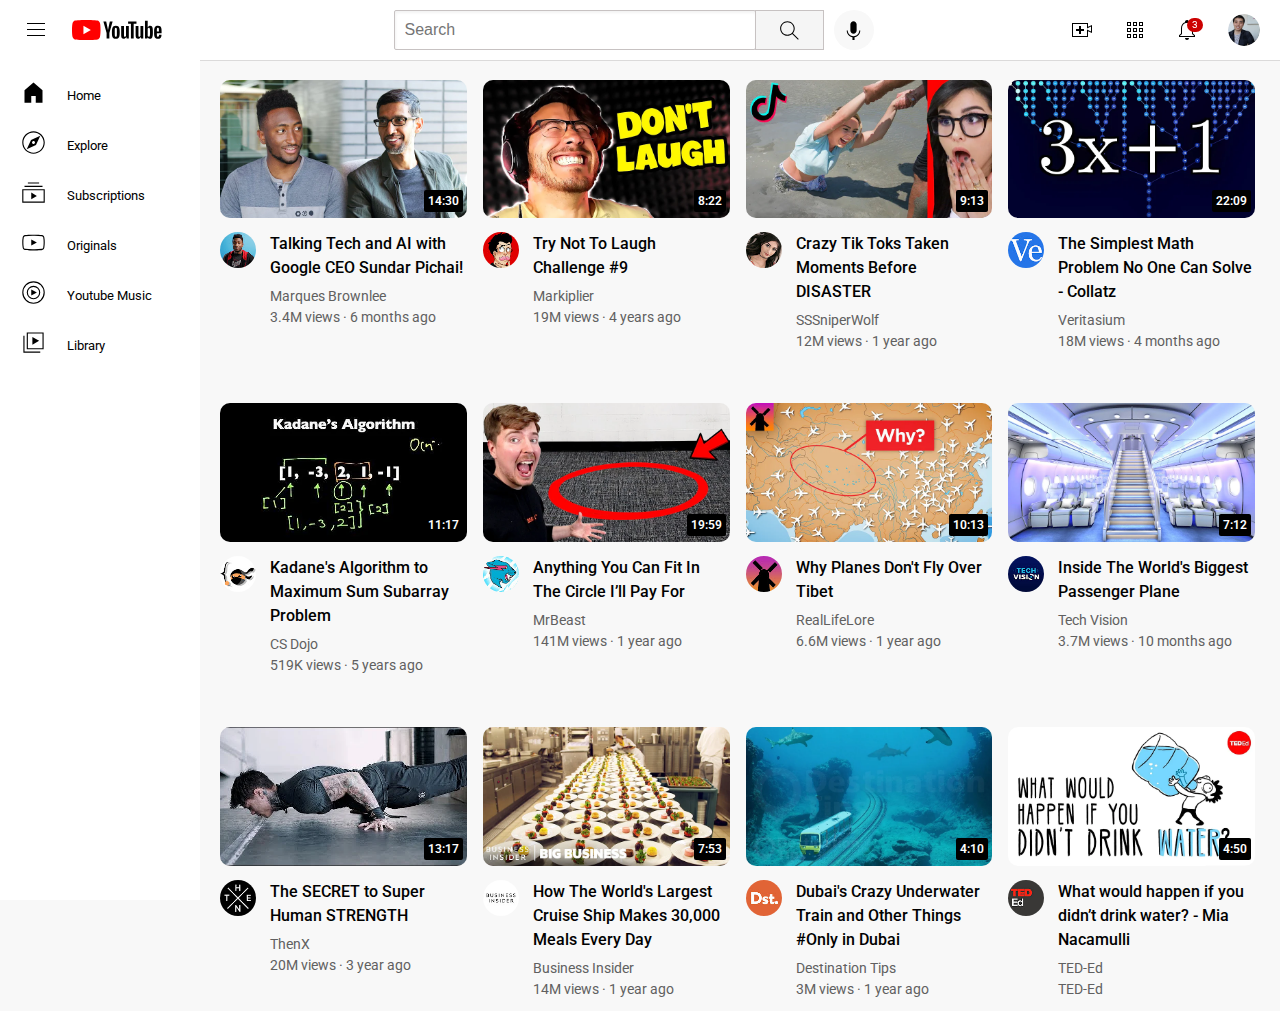
<file: index.html>
<!DOCTYPE html>
<html>
    <head>
        <title>youtube.com</title>
        <link rel="stylesheet" href="styles/video grid.css">
        <link rel="stylesheet" href="styles/header flexbox.css">
        <link rel="stylesheet" href="styles/general.css">
        <link rel="stylesheet" href="styles/sidebar.css">
        <link rel="preconnect" href="https://fonts.googleapis.com">
<link rel="preconnect" href="https://fonts.gstatic.com" crossorigin>
<link href="https://fonts.googleapis.com/css2?family=Roboto:ital,wght@0,100;0,300;0,400;0,500;0,700;0,900;1,100;1,300;1,400;1,500;1,700;1,900&display=swap" rel="stylesheet">
    </head>

    <body>
        
        <header class="header">

            <div class="left-section">
                <img src="Iconss/hamburger-menu.svg" class="hamburger-menu">
                <img src="Iconss/youtube-logo.svg" class="youtube-logo">
            </div>

            <div class="middle-section">
                    <input type="text" placeholder="Search" class="searchbox">
                    <button class="search-button">
                        <img src="Iconss/search.svg" class="search-image">
                        <div class="tool-kit">search</div>
                    </button>
                    <button class="voice-button">
                        <img src="Iconss/voice-search-icon.svg" class="voice-image">
                        <div class="tool-kit">voice search</div>
                    </button>
            </div>

            <div class="right-section">
                <div class="upload-button">
                    <img src="Iconss/upload.svg" class="upload">
                    <div class="tool-kit">upload</div>
                </div>
                
                <div class="app-button">
                    <img src="Iconss/youtube-apps.svg" class="apps">
                    <div class="tool-kit"> youtube apps</div>
                </div>
                
                <div class="notification-number">
                    <img src="Iconss/notifications.svg" class="notifications">
                    <div class="number">3</div>
                    <div class="tool-kit">notification</div>
                </div>
                
                <img src="Iconss/my-channel.jpeg" class="my-channel">
            </div>

        </header>

        <nav class="sidebar">
            <div class="sidebar-boxes">
                <img src="Iconss/home.svg">
                <div>Home</div>
            </div>
            
            <div class="sidebar-boxes">
                <img src="Iconss/explore.svg" >
                <div>Explore</div>
            </div>
            
            <div class="sidebar-boxes">
                 <img src="Iconss/subscriptions.svg">
                <div>Subscriptions</div>
            </div>
           
            <div class="sidebar-boxes">
                <img src="Iconss/originals.svg">
                <div>Originals</div>
            </div>

            <div class="sidebar-boxes">
                <img src="Iconss/youtube-music.svg">
                <div>Youtube Music</div>
            </div>
            
            <div class="sidebar-boxes">
                <img src="Iconss/library.svg">
                <div>Library</div>
            </div>
            
            

        </nav>
        <main>
             <section class="video-grid">

        <dev>
            <dev class="relative">
                <a href="https://www.youtube.com/watch?v=n2RNcPRtAiY"> <img  src="channel pfp and thumbnail/thumbnail-1.webp" class="thumbnail1" href="https://www.youtube.com/watch?v=n2RNcPRtAiY"></a>
                 <dev class="timestamp">14:30</dev>
            </dev>
            <dev class="pfpandinfo">
                <dev //inline class="pfp">
                    <dev>
                        <a href="https://www.youtube.com/c/mkbhd"><img src="channel pfp and thumbnail/channel-1.jpeg" class="pfp"></a>
                        <dev class="pfp-info">
                            <img src="channel pfp and thumbnail/channel-1.jpeg" class="pfp-info-img">
                            <dev class="pfp-info-para1">Marquess Brownlee 30M subscriber</dev>
                        </dev>
                    </dev>
                </dev>
                <dev class="inline-para"><p class="para1">Talking Tech and AI with Google CEO Sundar Pichai!</p>
                    <p class="para2">Marques Brownlee</p>
                    <p class="para3">3.4M views &#183 6 months ago</p> </dev>
            </dev>
        </dev>


        <dev class="inline-dev">
            <dev class="relative">
             <a href="https://www.youtube.com/watch?v=mP0RAo9SKZk">    <img  src="channel pfp and thumbnail/thumbnail-2.webp" class="thumbnail1"></a>
                 <dev class="timestamp">8:22</dev>
            </dev>
            <dev class="pfpandinfo">
                <dev //inline class="pfp">
                    <a href="https://www.youtube.com/c/markiplier"><img src="channel pfp and thumbnail/channel-2.jpeg" class="pfp"></a>
                    <dev class="pfp-info">
                        <img src="channel pfp and thumbnail/channel-2.jpeg" class="pfp-info-img">
                        <dev class="pfp-info-para1">Markiplier 19M subscriber</dev>
                    </dev>
                </dev>
                <dev class="inline-para"><p class="para1">Try Not To Laugh Challenge #9</p>
                    <p class="para2">Markiplier</p>
                    <p class="para3">19M views · 4 years ago</p> </dev>
            </dev>
        </dev>
         
        <dev class="inline-dev">
            <dev class="relative">
                <a href="https://www.youtube.com/watch?v=FgjPQQeTh1w"> <img  src="channel pfp and thumbnail/thumbnail-3.webp" class="thumbnail1"></a> 
                 <dev class="timestamp">9:13</dev>
            </dev>
            <dev class="pfpandinfo">
                <dev //inline class="pfp"><a href="https://www.youtube.com/user/SSSniperWolf"><img src="channel pfp and thumbnail/channel-3.jpeg" class="pfp"></a></dev>
                <dev class="inline-para"><p class="para1">
                    Crazy Tik Toks Taken Moments Before DISASTER</p>
                    <p class="para2">SSSniperWolf</p>
                    <p class="para3">12M views · 1 year ago</p> </dev>
            </dev>
        </dev>

        <dev class="inline-dev">
            <dev class="relative">
                <a href="https://www.youtube.com/watch?v=094y1Z2wpJg"><img  src="channel pfp and thumbnail/thumbnail-4.webp" class="thumbnail1"></a> 
                 <dev class="timestamp">22:09</dev>
            </dev>
            <dev class="pfpandinfo">
                <dev //inline class="pfp"><a href="https://www.youtube.com/c/veritasium"><img src="channel pfp and thumbnail/channel-4.jpeg" class="pfp"></a></dev>
                <dev class="inline-para"><p class="para1">
                    The Simplest Math Problem No One Can Solve - Collatz</p>
                    <p class="para2">Veritasium</p>
                    <p class="para3">18M views · 4 months ago</p> </dev>
            </dev>
        </dev>

        <dev class="inline-dev">
            <dev class="relative">
                <a href="https://www.youtube.com/watch?v=86CQq3pKSUw"><img  src="channel pfp and thumbnail/thumbnail-5.webp" class="thumbnail1"></a> 
                 <dev class="timestamp">11:17</dev>
            </dev>
            <dev class="pfpandinfo">
                <dev //inline class="pfp"> <a href="https://www.youtube.com/c/CSDojo"><img src="channel pfp and thumbnail/channel-5.jpeg" class="pfp"></a></dev>
                <dev class="inline-para"><p class="para1">
                    Kadane's Algorithm to Maximum Sum Subarray Problem</p>
                    <p class="para2">CS Dojo</p>
                    <p class="para3">519K views · 5 years ago</p> </dev>
            </dev>
        </dev>

        <dev class="inline-dev">
            <dev class="relative">
                <a href="https://www.youtube.com/watch?v=yXWw0_UfSFg"><img  src="channel pfp and thumbnail/thumbnail-6.webp" class="thumbnail1"></a> 
                 <dev class="timestamp">19:59</dev>
            </dev>
            <dev class="pfpandinfo">
                <dev //inline class="pfp"><a href="https://www.youtube.com/channel/UCX6OQ3DkcsbYNE6H8uQQuVA"><img src="channel pfp and thumbnail/channel-6.jpeg" class="pfp"></a></dev>
                <dev class="inline-para"><p class="para1">Anything You Can Fit In The Circle I’ll Pay For</p>
                    <p class="para2">MrBeast</p>
                    <p class="para3">141M views · 1 year ago</p> </dev>
            </dev>
        </dev>

        <dev class="inline-dev">
            <dev class="relative">
                <a href="https://www.youtube.com/watch?v=fNVa1qMbF9Y"><img  src="channel pfp and thumbnail/thumbnail-7.webp" class="thumbnail1"></a> 
                 <dev class="timestamp">10:13</dev>
            </dev>
            <dev class="pfpandinfo">
                <dev //inline class="pfp"><a href="https://www.youtube.com/channel/UCP5tjEmvPItGyLhmjdwP7Ww"><img src="channel pfp and thumbnail/channel-7.jpeg" class="pfp"></a></dev>
                <dev class="inline-para"><p class="para1">
                    Why Planes Don't Fly Over Tibet</p>
                    <p class="para2">RealLifeLore</p>
                    <p class="para3">6.6M views · 1 year ago</p> </dev>
            </dev>
        </dev>

        <dev class="inline-dev">
            <dev class="relative">
                 <a href="https://www.youtube.com/watch?v=lFm4EM1juls"><img  src="channel pfp and thumbnail/thumbnail-8.webp" class="thumbnail1"></a>
                 <dev class="timestamp">7:12</dev>
            </dev>
            <dev class="pfpandinfo">
                <dev //inline class="pfp"><a href="https://www.youtube.com/channel/UCHAK6CyegY22Zj2GWrcaIxg"><img src="channel pfp and thumbnail/channel-8.jpeg" class="pfp"></a></dev>
                <dev class="inline-para"><p class="para1">
                    Inside The World's Biggest Passenger Plane</p>
                    <p class="para2">Tech Vision</p>
                    <p class="para3">3.7M views · 10 months ago</p> </dev>
            </dev>
        </dev>

        <dev class="inline-dev">
            <dev class="relative">
               <a href="https://www.youtube.com/watch?v=ixmxOlcrlUc">  <img  src="channel pfp and thumbnail/thumbnail-9.webp" class="thumbnail1"></a>
                 <dev class="timestamp">13:17</dev>
            </dev>
            <dev class="pfpandinfo">
                <dev //inline class="pfp"><a href="https://www.youtube.com/c/OFFICIALTHENXSTUDIOS"><img src="channel pfp and thumbnail/channel-9.jpeg" class="pfp"></a></dev>
                <dev class="inline-para"><p class="para1">
                    The SECRET to Super Human STRENGTH</p>
                    <p class="para2">ThenX</p>
                    <p class="para3">20M views · 3 year ago</p> </dev>
            </dev>
        </dev>

        <dev class="inline-dev">
            <dev class="relative">
                <a href="https://www.youtube.com/watch?v=R2vXbFp5C9o"> <img  src="channel pfp and thumbnail/thumbnail-10.webp" class="thumbnail1"></a>
                 <dev class="timestamp">7:53</dev>
            </dev>
            <dev class="pfpandinfo">
                <dev //inline class="pfp"><a href="https://www.youtube.com/user/businessinsider"><img src="channel pfp and thumbnail/channel-10.jpeg" class="pfp"></a></dev>
                <dev class="inline-para"><p class="para1">
                    How The World's Largest Cruise Ship Makes 30,000 Meals Every Day</p>
                    <p class="para2">Business Insider</p>
                    <p class="para3">14M views · 1 year ago</p> </dev>
            </dev>
        </dev>

        <dev class="inline-dev">
            <dev class="relative">
                  <a href="https://www.youtube.com/watch?v=0nZuYyXET3s"><img  src="channel pfp and thumbnail/thumbnail-11.webp" class="thumbnail1"></a>
                 <dev class="timestamp">4:10</dev>
            </dev>
            <dev class="pfpandinfo">
                <dev //inline class="pfp"><a href="https://www.youtube.com/c/Destinationtips"><img src="channel pfp and thumbnail/channel-11.jpeg" class="pfp"></a></dev>
                <dev class="inline-para"><p class="para1">Dubai's Crazy Underwater Train and Other Things #Only in Dubai</p>
                    <p class="para2">Destination Tips</p>
                    <p class="para3">3M views · 1 year ago</p> </dev>
            </dev>
        </dev>

        <dev class="inline-dev">
            <dev class="relative">
               <a href="https://www.youtube.com/watch?v=9iMGFqMmUFs">  <img  src="channel pfp and thumbnail/thumbnail-12.webp" class="thumbnail1"></a>
                 <dev class="timestamp">4:50</dev>
            </dev>
            <dev class="pfpandinfo">
                <dev //inline class="pfp"><a href="https://www.youtube.com/teded"><img src="channel pfp and thumbnail/channel-12.jpeg" class="pfp"></a></dev>
                <dev class="inline-para"><p class="para1">
                    What would happen if you didn’t drink water? - Mia Nacamulli</p>
                    <p class="para2">TED-Ed</p>
                    <p class="para3">TED-Ed</p> </dev>
            </dev>
        </dev>


    </section>
</main>
   
<!--hello my name is vansh nagar aur sab badiya-->
<!---->
    </body>
</html>
</file>
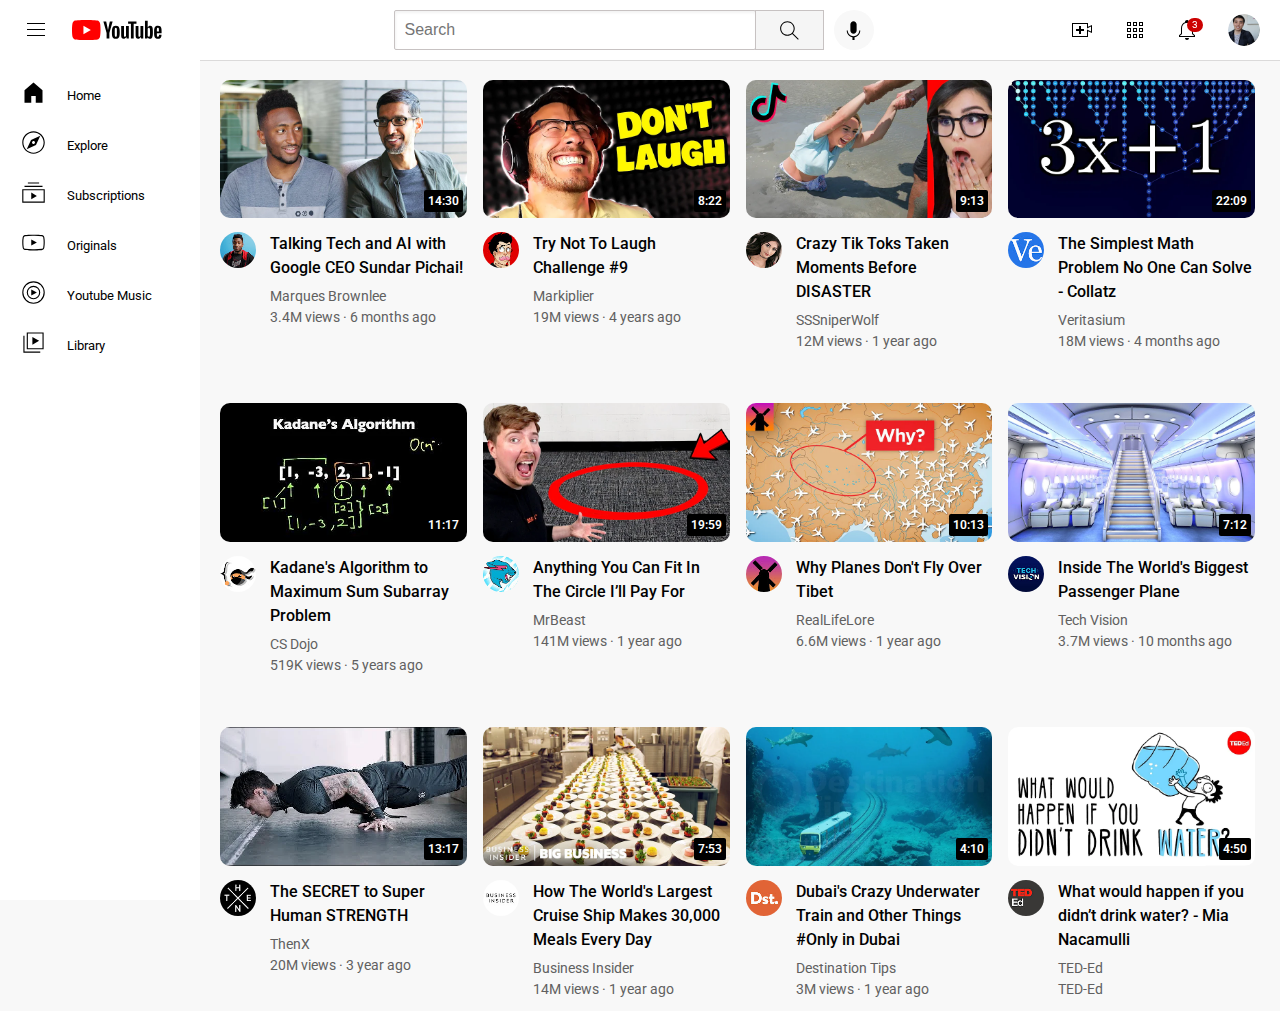
<file: yt.html>
<!DOCTYPE html>
<html>
    <head>
        <title>youtube.com</title>
        <link rel="stylesheet" href="styles/video grid.css">
        <link rel="stylesheet" href="styles/header flexbox.css">
        <link rel="stylesheet" href="styles/general.css">
        <link rel="stylesheet" href="styles/sidebar.css">
        <link rel="preconnect" href="https://fonts.googleapis.com">
<link rel="preconnect" href="https://fonts.gstatic.com" crossorigin>
<link href="https://fonts.googleapis.com/css2?family=Roboto:ital,wght@0,100;0,300;0,400;0,500;0,700;0,900;1,100;1,300;1,400;1,500;1,700;1,900&display=swap" rel="stylesheet">
    </head>

    <body>
        
        <header class="header">

            <div class="left-section">
                <img src="Iconss/hamburger-menu.svg" class="hamburger-menu">
                <img src="Iconss/youtube-logo.svg" class="youtube-logo">
            </div>

            <div class="middle-section">
                    <input type="text" placeholder="Search" class="searchbox">
                    <button class="search-button">
                        <img src="Iconss/search.svg" class="search-image">
                        <div class="tool-kit">search</div>
                    </button>
                    <button class="voice-button">
                        <img src="Iconss/voice-search-icon.svg" class="voice-image">
                        <div class="tool-kit">voice search</div>
                    </button>
            </div>

            <div class="right-section">
                <div class="upload-button">
                    <img src="Iconss/upload.svg" class="upload">
                    <div class="tool-kit">upload</div>
                </div>
                
                <div class="app-button">
                    <img src="Iconss/youtube-apps.svg" class="apps">
                    <div class="tool-kit"> youtube apps</div>
                </div>
                
                <div class="notification-number">
                    <img src="Iconss/notifications.svg" class="notifications">
                    <div class="number">3</div>
                    <div class="tool-kit">notification</div>
                </div>
                
                <img src="Iconss/my-channel.jpeg" class="my-channel">
            </div>

        </header>

        <nav class="sidebar">
            <div class="sidebar-boxes">
                <img src="Iconss/home.svg">
                <div>Home</div>
            </div>
            
            <div class="sidebar-boxes">
                <img src="Iconss/explore.svg" >
                <div>Explore</div>
            </div>
            
            <div class="sidebar-boxes">
                 <img src="Iconss/subscriptions.svg">
                <div>Subscriptions</div>
            </div>
           
            <div class="sidebar-boxes">
                <img src="Iconss/originals.svg">
                <div>Originals</div>
            </div>

            <div class="sidebar-boxes">
                <img src="Iconss/youtube-music.svg">
                <div>Youtube Music</div>
            </div>
            
            <div class="sidebar-boxes">
                <img src="Iconss/library.svg">
                <div>Library</div>
            </div>
            
            

        </nav>
        <main>
             <section class="video-grid">

        <dev>
            <dev class="relative">
                <a href="https://www.youtube.com/watch?v=n2RNcPRtAiY"> <img  src="channel pfp and thumbnail/thumbnail-1.webp" class="thumbnail1" href="https://www.youtube.com/watch?v=n2RNcPRtAiY"></a>
                 <dev class="timestamp">14:30</dev>
            </dev>
            <dev class="pfpandinfo">
                <dev //inline class="pfp">
                    <dev>
                        <a href="https://www.youtube.com/c/mkbhd"><img src="channel pfp and thumbnail/channel-1.jpeg" class="pfp"></a>
                        <dev class="pfp-info">
                            <img src="channel pfp and thumbnail/channel-1.jpeg" class="pfp-info-img">
                            <dev class="pfp-info-para1">Marquess Brownlee 30M subscriber</dev>
                        </dev>
                    </dev>
                </dev>
                <dev class="inline-para"><p class="para1">Talking Tech and AI with Google CEO Sundar Pichai!</p>
                    <p class="para2">Marques Brownlee</p>
                    <p class="para3">3.4M views &#183 6 months ago</p> </dev>
            </dev>
        </dev>


        <dev class="inline-dev">
            <dev class="relative">
             <a href="https://www.youtube.com/watch?v=mP0RAo9SKZk">    <img  src="channel pfp and thumbnail/thumbnail-2.webp" class="thumbnail1"></a>
                 <dev class="timestamp">8:22</dev>
            </dev>
            <dev class="pfpandinfo">
                <dev //inline class="pfp">
                    <a href="https://www.youtube.com/c/markiplier"><img src="channel pfp and thumbnail/channel-2.jpeg" class="pfp"></a>
                    <dev class="pfp-info">
                        <img src="channel pfp and thumbnail/channel-2.jpeg" class="pfp-info-img">
                        <dev class="pfp-info-para1">Markiplier 19M subscriber</dev>
                    </dev>
                </dev>
                <dev class="inline-para"><p class="para1">Try Not To Laugh Challenge #9</p>
                    <p class="para2">Markiplier</p>
                    <p class="para3">19M views · 4 years ago</p> </dev>
            </dev>
        </dev>
         
        <dev class="inline-dev">
            <dev class="relative">
                <a href="https://www.youtube.com/watch?v=FgjPQQeTh1w"> <img  src="channel pfp and thumbnail/thumbnail-3.webp" class="thumbnail1"></a> 
                 <dev class="timestamp">9:13</dev>
            </dev>
            <dev class="pfpandinfo">
                <dev //inline class="pfp"><a href="https://www.youtube.com/user/SSSniperWolf"><img src="channel pfp and thumbnail/channel-3.jpeg" class="pfp"></a></dev>
                <dev class="inline-para"><p class="para1">
                    Crazy Tik Toks Taken Moments Before DISASTER</p>
                    <p class="para2">SSSniperWolf</p>
                    <p class="para3">12M views · 1 year ago</p> </dev>
            </dev>
        </dev>

        <dev class="inline-dev">
            <dev class="relative">
                <a href="https://www.youtube.com/watch?v=094y1Z2wpJg"><img  src="channel pfp and thumbnail/thumbnail-4.webp" class="thumbnail1"></a> 
                 <dev class="timestamp">22:09</dev>
            </dev>
            <dev class="pfpandinfo">
                <dev //inline class="pfp"><a href="https://www.youtube.com/c/veritasium"><img src="channel pfp and thumbnail/channel-4.jpeg" class="pfp"></a></dev>
                <dev class="inline-para"><p class="para1">
                    The Simplest Math Problem No One Can Solve - Collatz</p>
                    <p class="para2">Veritasium</p>
                    <p class="para3">18M views · 4 months ago</p> </dev>
            </dev>
        </dev>

        <dev class="inline-dev">
            <dev class="relative">
                <a href="https://www.youtube.com/watch?v=86CQq3pKSUw"><img  src="channel pfp and thumbnail/thumbnail-5.webp" class="thumbnail1"></a> 
                 <dev class="timestamp">11:17</dev>
            </dev>
            <dev class="pfpandinfo">
                <dev //inline class="pfp"> <a href="https://www.youtube.com/c/CSDojo"><img src="channel pfp and thumbnail/channel-5.jpeg" class="pfp"></a></dev>
                <dev class="inline-para"><p class="para1">
                    Kadane's Algorithm to Maximum Sum Subarray Problem</p>
                    <p class="para2">CS Dojo</p>
                    <p class="para3">519K views · 5 years ago</p> </dev>
            </dev>
        </dev>

        <dev class="inline-dev">
            <dev class="relative">
                <a href="https://www.youtube.com/watch?v=yXWw0_UfSFg"><img  src="channel pfp and thumbnail/thumbnail-6.webp" class="thumbnail1"></a> 
                 <dev class="timestamp">19:59</dev>
            </dev>
            <dev class="pfpandinfo">
                <dev //inline class="pfp"><a href="https://www.youtube.com/channel/UCX6OQ3DkcsbYNE6H8uQQuVA"><img src="channel pfp and thumbnail/channel-6.jpeg" class="pfp"></a></dev>
                <dev class="inline-para"><p class="para1">Anything You Can Fit In The Circle I’ll Pay For</p>
                    <p class="para2">MrBeast</p>
                    <p class="para3">141M views · 1 year ago</p> </dev>
            </dev>
        </dev>

        <dev class="inline-dev">
            <dev class="relative">
                <a href="https://www.youtube.com/watch?v=fNVa1qMbF9Y"><img  src="channel pfp and thumbnail/thumbnail-7.webp" class="thumbnail1"></a> 
                 <dev class="timestamp">10:13</dev>
            </dev>
            <dev class="pfpandinfo">
                <dev //inline class="pfp"><a href="https://www.youtube.com/channel/UCP5tjEmvPItGyLhmjdwP7Ww"><img src="channel pfp and thumbnail/channel-7.jpeg" class="pfp"></a></dev>
                <dev class="inline-para"><p class="para1">
                    Why Planes Don't Fly Over Tibet</p>
                    <p class="para2">RealLifeLore</p>
                    <p class="para3">6.6M views · 1 year ago</p> </dev>
            </dev>
        </dev>

        <dev class="inline-dev">
            <dev class="relative">
                 <a href="https://www.youtube.com/watch?v=lFm4EM1juls"><img  src="channel pfp and thumbnail/thumbnail-8.webp" class="thumbnail1"></a>
                 <dev class="timestamp">7:12</dev>
            </dev>
            <dev class="pfpandinfo">
                <dev //inline class="pfp"><a href="https://www.youtube.com/channel/UCHAK6CyegY22Zj2GWrcaIxg"><img src="channel pfp and thumbnail/channel-8.jpeg" class="pfp"></a></dev>
                <dev class="inline-para"><p class="para1">
                    Inside The World's Biggest Passenger Plane</p>
                    <p class="para2">Tech Vision</p>
                    <p class="para3">3.7M views · 10 months ago</p> </dev>
            </dev>
        </dev>

        <dev class="inline-dev">
            <dev class="relative">
               <a href="https://www.youtube.com/watch?v=ixmxOlcrlUc">  <img  src="channel pfp and thumbnail/thumbnail-9.webp" class="thumbnail1"></a>
                 <dev class="timestamp">13:17</dev>
            </dev>
            <dev class="pfpandinfo">
                <dev //inline class="pfp"><a href="https://www.youtube.com/c/OFFICIALTHENXSTUDIOS"><img src="channel pfp and thumbnail/channel-9.jpeg" class="pfp"></a></dev>
                <dev class="inline-para"><p class="para1">
                    The SECRET to Super Human STRENGTH</p>
                    <p class="para2">ThenX</p>
                    <p class="para3">20M views · 3 year ago</p> </dev>
            </dev>
        </dev>

        <dev class="inline-dev">
            <dev class="relative">
                <a href="https://www.youtube.com/watch?v=R2vXbFp5C9o"> <img  src="channel pfp and thumbnail/thumbnail-10.webp" class="thumbnail1"></a>
                 <dev class="timestamp">7:53</dev>
            </dev>
            <dev class="pfpandinfo">
                <dev //inline class="pfp"><a href="https://www.youtube.com/user/businessinsider"><img src="channel pfp and thumbnail/channel-10.jpeg" class="pfp"></a></dev>
                <dev class="inline-para"><p class="para1">
                    How The World's Largest Cruise Ship Makes 30,000 Meals Every Day</p>
                    <p class="para2">Business Insider</p>
                    <p class="para3">14M views · 1 year ago</p> </dev>
            </dev>
        </dev>

        <dev class="inline-dev">
            <dev class="relative">
                  <a href="https://www.youtube.com/watch?v=0nZuYyXET3s"><img  src="channel pfp and thumbnail/thumbnail-11.webp" class="thumbnail1"></a>
                 <dev class="timestamp">4:10</dev>
            </dev>
            <dev class="pfpandinfo">
                <dev //inline class="pfp"><a href="https://www.youtube.com/c/Destinationtips"><img src="channel pfp and thumbnail/channel-11.jpeg" class="pfp"></a></dev>
                <dev class="inline-para"><p class="para1">Dubai's Crazy Underwater Train and Other Things #Only in Dubai</p>
                    <p class="para2">Destination Tips</p>
                    <p class="para3">3M views · 1 year ago</p> </dev>
            </dev>
        </dev>

        <dev class="inline-dev">
            <dev class="relative">
               <a href="https://www.youtube.com/watch?v=9iMGFqMmUFs">  <img  src="channel pfp and thumbnail/thumbnail-12.webp" class="thumbnail1"></a>
                 <dev class="timestamp">4:50</dev>
            </dev>
            <dev class="pfpandinfo">
                <dev //inline class="pfp"><a href="https://www.youtube.com/teded"><img src="channel pfp and thumbnail/channel-12.jpeg" class="pfp"></a></dev>
                <dev class="inline-para"><p class="para1">
                    What would happen if you didn’t drink water? - Mia Nacamulli</p>
                    <p class="para2">TED-Ed</p>
                    <p class="para3">TED-Ed</p> </dev>
            </dev>
        </dev>


    </section>
</main>
   
<!--hello my name is vansh nagar aur sab badiya-->
<!---->
    </body>
</html>
</file>
<file: styles/video grid.css>
/*  my name is vansh*/
.video-grid{
    display: grid;
    grid-template-columns: 1fr 1fr 1fr 1fr ;
    row-gap: 40px;
    column-gap: 16px;
    background-color: rgb(248, 248, 248);
    padding-top: 80px;
    padding-left: 95px;
    padding-right: 25px;
}
@media(min-width:1200.1px){
    .video-grid{
        padding-left: 220px;
    }
}

@media(max-width: 750px){
    .video-grid{
        grid-template-columns: 1fr 1fr ;
    }
}

@media(min-width: 751px) and (max-width: 1128px){
    .video-grid{
        grid-template-columns: 1fr 1fr 1fr ;
    }
}
@media (min-width:1130px){
    .video-grid{
        grid-template-columns: 1fr 1fr 1fr 1fr;
    }
}

.timestamp{
    position:absolute;
    bottom: 10px;
    right: 4px;
    background-color: black;
    color: white;
    border-radius: 2px;
    padding: 4px;
    font-size: 12px;
    font-weight: 600;
}
.relative{
    position: relative;
}
.thumbnail1{
    width: 100%;
    border-radius: 10px;
}
.pfpandinfo{
    display: grid;
    grid-template-columns: 50px 1fr ;
    padding-top: 10px;
}
.pfp{
    width: 36px;
    object-fit: contain;
    border-radius: 20px;
    position: relative;
}
.pfp-info{
    position: absolute;
    display: flex;
    bottom: -30px;
    background-color: white;
    box-shadow: 2px 2px 10px rgba(0, 0, 0, 0.3);
    width: 180px;
    height: 50px;
    padding: 8px 10px 8px 10px;
    opacity: 0;
    pointer-events: none;
    transition: opacity 0.3s;
    border-radius: 5px;
}
.pfp:hover .pfp-info{
    opacity: 1;
}
.pfp-info-img{
    border-radius: 25px;
}
.pfp-info-para1{
    font-size: 13px;
    font-weight: bold;
    padding-left: 10px;
    padding-top: 10px;
}
.para1{
    font-weight :500;
    line-height:23px;   
    margin-top: 0px;
    font-size: 14px;
}
@media(min-width: 1000px){
    .para1{
        font-size: 16px;
        line-height: 24px;
    }
}
.para2{
    color: rgb(96, 96, 96);
    margin-bottom: 0px;
    font-size: 12px;
    margin-top: -8px;
}
.para3{
    color:rgb(96, 96, 96);
    margin-top: 5px;
    font-size: 12px;
}
@media(min-width: 1000px){
    .para2,.para3{
        font-size: 14px;
    }
}
.inline-para{
    display: inline-block;
}
</file>
<file: styles/header flexbox.css>
.header{
    height:60px;
    display: flex;
    justify-content: space-between;
    align-items: center;
    position: fixed;
    right: 0px;
    left: 0px;
    top: 0px;
    background-color: white;
    border-bottom-width: 1px;
    border-bottom-style: solid;
    border-bottom-color: rgb(219, 218, 218);
    z-index: 100;
}


.left-section{
    margin-right: 70px;
    display: flex;
}
.hamburger-menu{
    width: 24px;
    height: 24px;
    margin-right: 24px;
    margin-left: 24px;
}
.youtube-logo{
    width: 90px;
}


.middle-section{
    flex: 1;
    margin-right: 35px;
    max-width: 480px;
    display: flex;
}
.searchbox{
    flex: 1;
    padding-top: 10px;
    padding-bottom: 10px;
    padding-left: 10px;
    font-size: 16px;
    border:1px solid rgb(199, 194, 194);
    border-radius: 2px;
    box-shadow: inset 1px 2px 3px rgba(0,0,0,0.05);
    width: 0;
}
.search-image{
    height: 25px;
    padding-right: 15px;
    padding-left: 15px;
    position: relative;
}
.search-button .tool-kit ,
.voice-button .tool-kit,
.upload-button .tool-kit,
.app-button .tool-kit,
.notification-number .tool-kit{
    position: absolute;
    background-color: grey;
    color: white;
    padding-top: 5px;
    padding-bottom: 5px;
    padding-right: 10px;
    padding-left: 10px;
    border-radius: 4px;
    bottom: -30px;
    opacity: 0;
            pointer-events:none;
    transition: opacity 0.15s;
            white-space: nowrap;
    font-size: 12px;
}
.search-button:hover .tool-kit ,
.voice-button:hover .tool-kit,
.upload-button:hover .tool-kit,
.app-button:hover .tool-kit ,
.notification-number:hover .tool-kit{
    opacity: 1;
}

.app-button,.search-button,.voice-button,.upload-button,.notification-number{
    position: relative;
    display: flex;
    justify-content: center;
    align-items: center;
}

.search-button{
    margin-right: 10px;
    border-width: 1px;
    border-style: solid;
    border-color: rgb(199, 194, 194);
    margin-left: -1px;
    background-color: rgb(245, 245, 245);
}

.voice-button{
    height: 40px;
    width: 40px;
    border-color: rgb(199, 194, 194);
    border-radius: 20px;
    border: none;
    background-color: rgb(248, 248, 248);
}


.voice-image{
    height: 25px;
    width: 25px;
}



.right-section{
    width: 190px;
    display: flex;
    justify-content: space-between;
    align-items: center;
    margin-right: 20px;
    flex-shrink: 0;
}
.upload{
    height: 24px ;
}
.apps{
    height: 24px;
}
.notification-number{
    position: relative;
}
.notifications{
    height: 24px;
}
.number{
    position: absolute;
    top: 0px;
    right: -4px;
    font-size: 10px;
    background-color: rgb(204, 1, 1);
    color: white;
    padding-top: 1px;
    padding-bottom: 2px;
    padding-right: 5px;
    padding-left: 5px;
    border-radius:14px;
}

.my-channel{
    height: 32px;
    border-radius: 16px;
}
</file>
<file: styles/general.css>
body{
    margin: 0;
    font-family: Roboto;
}
</file>
<file: styles/sidebar.css>
.sidebar{
    display: flex;
    flex-direction: column;
    background-color: white;
    position: fixed;
    left: 0px;
    bottom: 0px;
    top:56px;
    width: 72px;
    z-index: 100;
    padding-top: 11px;
}
@media(min-width: 1200.1px){
    .sidebar{ 
        width: 200px;
    }
}
.sidebar-boxes{
    height: 82px;
    width: 72px;
    display: flex;
    flex-direction: column;
    justify-content: center;
    align-items: center;
    flex-shrink:0;
}
@media(min-width: 1200.1px){
    .sidebar-boxes{ 
        width: 180px;
        flex-direction: row;
        padding-left: 20px;
        height: 50px;
        justify-content: start;
    }
}
.sidebar-boxes:hover{
    background-color: rgb(238, 238, 238);
    cursor: pointer;
}

.sidebar-boxes img{
    width: 27px;
}
.sidebar-boxes div{
    margin-top: 6px;
    font-size: 10px;
}
.sidebar-boxes div{
    font-size: 10px;
}
@media(min-width:1200.1px){
    .sidebar-boxes div{
        font-size: 13px;
        margin-left: 20px;
    }
}
</file>
